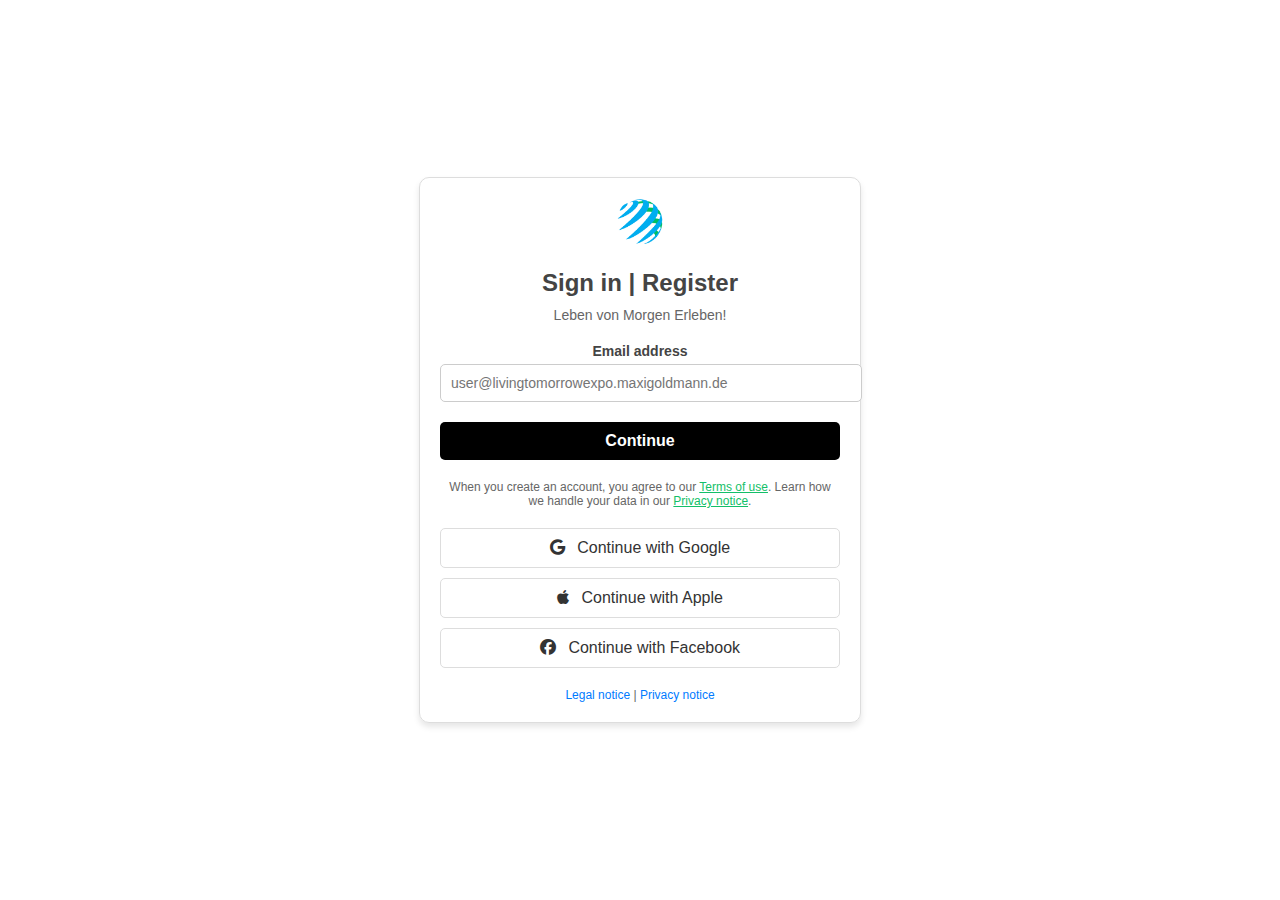
<file: register.html>
<!DOCTYPE html>
<html lang="de">
<head>
    <meta charset="UTF-8">
    <meta name="viewport" content="width=device-width, initial-scale=1.0">
    <meta name="robots" content="noindex, nofollow">
    <title>Registrieren - Living Tomorrow Expo</title>
    <link rel="stylesheet" href="css/style.css">
    <link rel="stylesheet" href="lib/popup/popup.css">
    <script src="lib/popup/popup.js" defer></script>
    <link href="https://cdnjs.cloudflare.com/ajax/libs/font-awesome/6.5.0/css/all.min.css" rel="stylesheet">
    
    <!-- Overwrite + additional css -->
    <style>
        body {
            font-family: Arial, sans-serif;
            background-color: #fff;
            margin: 0;
            padding: 0;
            display: flex;
            justify-content: center;
            align-items: center;
            height: 100vh;
        }

        .register-container {
            max-width: 400px;
            width: 100%;
            padding: 20px;
            text-align: center;
            border: 1px solid #ddd;
            border-radius: 10px;
            box-shadow: 0 4px 6px rgba(0, 0, 0, 0.1);
        }

        .register-container img {
            max-width: 50px;
            margin-bottom: 20px;
        }

        h1 {
            font-size: 24px;
            font-weight: bold;
            margin-bottom: 10px;
        }

        p {
            font-size: 14px;
            color: #666;
            margin-bottom: 20px;
        }

        .form-group {
            margin-bottom: 20px;
        }

        .form-group label {
            display: block;
            font-size: 14px;
            font-weight: bold;
            margin-bottom: 5px;
        }

        .form-group input {
            width: 100%;
            padding: 10px;
            border: 1px solid #ccc;
            border-radius: 5px;
            font-size: 14px;
        }

        .btn {
            width: 100%;
            padding: 10px;
            background-color: #000;
            color: #fff;
            border: none;
            border-radius: 5px;
            font-size: 16px;
            font-weight: bold;
            cursor: pointer;
        }

        .btn:hover {
            background-color: #333;
        }

        .social-buttons {
            margin-top: 20px;
        }

        .social-buttons a {
            display: block;
            margin-bottom: 10px;
            padding: 10px;
            border: 1px solid #ddd;
            border-radius: 5px;
            text-decoration: none;
            color: #333;
            font-size: 16px;
            text-align: center;
        }

        .social-buttons a i {
            margin-right: 8px;
        }

        .footer-links {
            margin-top: 20px;
            font-size: 12px;
            color: #666;
        }

        .footer-links a {
            color: #007bff;
            text-decoration: none;
        }

        .footer-links a:hover {
            text-decoration: underline;
        }
    </style>
    <!-- Overwrite + additional css -->
</head>

<!--==========================
      Author: Maximilian Goldmann
    ============================-->
    
<body>
    <div class="register-container">
        <a href="index.html"><img src="img/logo.png" alt="Living Tomorrow Expo Logo"></a>
        <h1>Sign in | Register</h1>
        <p>Leben von Morgen Erleben!</p>

        <form>
            <div class="form-group">
                <label for="email">Email address</label>
                <input type="email" id="email" name="email" placeholder="user@livingtomorrowexpo.maxigoldmann.de">
            </div>
        </form>
        <button onclick="pujs.popup(title = 'Register fehlgeschlagen!', message = 'Wir arbeiten aktuell an einem Register. Deine Karten können vorort gekauft werden.', buttons = [{ 'text': 'Benachrichtigen', callback: () => { pujs.alert('Du erhälst eine E-Mail bei Fertigstellung.', 'success') } },{ 'text': 'Weitere Informationen', callback: () => { pujs.pullOut('<h1>Dieses Feature wird kommen!</h1><p>Aktuell arbeiten wir noch an unserer Seite. Daher sind sämtliche Features wie das Register noch nicht fertig.</p>') } }]);" type="submit" class="btn" >Continue</button>


        <p style="margin-top: 20px; font-size: 12px;">When you create an account, you agree to our <a href="#">Terms of use</a>. Learn how we handle your data in our <a href="#">Privacy notice</a>.</p>

        <div class="social-buttons">
            <a href="#" class="google"><i class="fab fa-google"></i> Continue with Google</a>
            <a href="#" class="apple"><i class="fab fa-apple"></i> Continue with Apple</a>
            <a href="#" class="facebook"><i class="fab fa-facebook"></i> Continue with Facebook</a>
        </div>

        <div class="footer-links">
            <a href="#">Legal notice</a> | <a href="#">Privacy notice</a>
        </div>
    </div>
</body>
</html>
</file>
<file: css/style.css>
body {
  background: #fff;
  color: #444;
  font-family: "Open Sans", sans-serif;
}

a {
  color: #13bf68;
  transition: 0.5s;
}

a:hover, a:active, a:focus {
  color: #51d8af;
  outline: none;
  text-decoration: none;
}

p {
  padding: 0;
  margin: 0 0 30px 0;
}

h1, h2, h3, h4, h5, h6 {
  font-family: "Montserrat", sans-serif;
  font-weight: 400;
  margin: 0 0 20px 0;
  padding: 0;
}

/* Back to top button */
.back-to-top {
  position: fixed;
  display: none;
  background: #13bf68;
  color: #fff;
  padding: 6px 12px 9px 12px;
  font-size: 16px;
  border-radius: 2px;
  right: 15px;
  bottom: 15px;
  transition: background 0.5s;
}

@media (max-width: 768px) {
  .back-to-top {
    bottom: 15px;
  }
}

.back-to-top:focus {
  background: #13bf68;
  color: #fff;
  outline: none;
}

.back-to-top:hover {
  background: #0c2e8a;
  color: #fff;
}

/*--------------------------------------------------------------
# Top Bar
--------------------------------------------------------------*/
#topbar {
  background: #fff;
  padding: 10px 0;
  border-bottom: 1px solid #eee;
  font-size: 14px;
}

#topbar .contact-info a {
  line-height: 1;
  color: #555;
}

#topbar .contact-info a:hover {
  color: #13bf68;
}

#topbar .contact-info i {
  color: #13bf68;
  padding: 4px;
}

#topbar .contact-info .fa-phone {
  padding-left: 20px;
  margin-left: 20px;
  border-left: 1px solid #e9e9e9;
}

/*--------------------------------------------------------------
# Header
--------------------------------------------------------------*/
#header {
  padding: 20px 0;
  height: 84px;
  transition: all 0.5s;
  z-index: 997;
  background: #fff;
  box-shadow: 0px 6px 9px 0px rgba(0, 0, 0, 0.06);
}

#header #logo h1 {
  font-size: 42px;
  margin: 0;
  padding: 0;
  line-height: 1;
  font-family: "Montserrat", sans-serif;
  font-weight: 700;
}

#header #logo h1 a {
  color: #0c2e8a;
  line-height: 1;
  display: inline-block;
}

#header #logo h1 a span {
  color: #13bf68;
}

#header #logo img {
  padding: 0;
  margin: 0;
}

@media (max-width: 768px) {
  #header {
    padding: 20px 0;
    height: 74px;
  }
  #header #logo h1 {
    font-size: 34px;
  }
  #header #logo img {
    max-height: 40px;
  }
}

/*--------------------------------------------------------------
# Intro Section
--------------------------------------------------------------*/
#intro {
  width: 100%;
  height: 60vh;
  position: relative;
  background: url("../img/intro-carousel/1.jpg") no-repeat;
  background-size: cover;
}

#intro .intro-content {
  position: absolute;
  bottom: 0;
  top: 0;
  left: 0;
  right: 0;
  z-index: 10;
  display: flex;
  justify-content: center;
  align-items: center;
  flex-direction: column;
  text-align: center;
}

#intro .intro-content h2 {
  color: #0c2e8a;
  margin-bottom: 30px;
  font-size: 64px;
  font-weight: 700;
}

#intro .intro-content h2 span {
  color: #13bf68;
  text-decoration: underline;
}

@media (max-width: 767px) {
  #intro .intro-content h2 {
    font-size: 34px;
  }
}

#intro .intro-content .btn-get-started, #intro .intro-content .btn-projects {
  font-family: "Raleway", sans-serif;
  font-size: 15px;
  font-weight: bold;
  letter-spacing: 1px;
  display: inline-block;
  padding: 10px 32px;
  border-radius: 2px;
  transition: 0.5s;
  margin: 10px;
  color: #fff;
}

#intro .intro-content .btn-get-started {
  background: #0c2e8a;
  border: 2px solid #0c2e8a;
}

#intro .intro-content .btn-get-started:hover {
  background: none;
  color: #0c2e8a;
}

#intro .intro-content .btn-projects {
  background: #13bf68;
  border: 2px solid #13bf68;
}

#intro .intro-content .btn-projects:hover {
  background: none;
  color: #13bf68;
}

#intro #intro-carousel {
  z-index: 8;
}

#intro #intro-carousel::before {
  content: '';
  background-color: rgba(255, 255, 255, 0.7);
  position: absolute;
  height: 100%;
  width: 100%;
  top: 0;
  right: 0;
  left: 0;
  bottom: 0;
  z-index: 7;
}

#intro #intro-carousel .item {
  width: 100%;
  height: 60vh;
  background-size: cover;
  background-position: center;
  background-repeat: no-repeat;
  -webkit-transition-property: opacity;
  transition-property: opacity;
}

/*--------------------------------------------------------------
# Navigation Menu
--------------------------------------------------------------*/
/* Nav Menu Essentials */
.nav-menu, .nav-menu * {
  margin: 0;
  padding: 0;
  list-style: none;
}

.nav-menu ul {
  position: absolute;
  display: none;
  top: 100%;
  left: 0;
  z-index: 99;
}

.nav-menu li {
  position: relative;
  white-space: nowrap;
}

.nav-menu > li {
  float: left;
}

.nav-menu li:hover > ul,
.nav-menu li.sfHover > ul {
  display: block;
}

.nav-menu ul ul {
  top: 0;
  left: 100%;
}

.nav-menu ul li {
  min-width: 180px;
}

/* Nav Menu Arrows */
.sf-arrows .sf-with-ul {
  padding-right: 22px;
}

.sf-arrows .sf-with-ul:after {
  content: "\f107";
  position: absolute;
  right: 8px;
  font-family: FontAwesome;
  font-style: normal;
  font-weight: normal;
}

.sf-arrows ul .sf-with-ul:after {
  content: "\f105";
}

/* Nav Meu Container */
#nav-menu-container {
  float: right;
  margin: 0;
}

@media (max-width: 768px) {
  #nav-menu-container {
    display: none;
  }
}

/* Nav Meu Styling */
.nav-menu a {
  padding: 10px 8px;
  text-decoration: none;
  display: inline-block;
  color: #555;
  font-family: "Raleway", sans-serif;
  font-weight: 700;
  font-size: 14px;
  outline: none;
}

.nav-menu li:hover > a, .nav-menu > .menu-active > a {
  color: #13bf68;
}

.nav-menu > li {
  margin-left: 10px;
}

.nav-menu ul {
  margin: 4px 0 0 0;
  padding: 10px;
  box-shadow: 0px 0px 30px rgba(127, 137, 161, 0.25);
  background: #fff;
}

.nav-menu ul li {
  transition: 0.3s;
}

.nav-menu ul li a {
  padding: 10px;
  color: #333;
  transition: 0.3s;
  display: block;
  font-size: 13px;
  text-transform: none;
}

.nav-menu ul li:hover > a {
  color: #13bf68;
}

.nav-menu ul ul {
  margin: 0;
}

/* Mobile Nav Toggle */
#mobile-nav-toggle {
  position: fixed;
  right: 0;
  top: 0;
  z-index: 999;
  margin: 20px 20px 0 0;
  border: 0;
  background: none;
  font-size: 24px;
  display: none;
  transition: all 0.4s;
  outline: none;
  cursor: pointer;
}

#mobile-nav-toggle i {
  color: #555;
}

@media (max-width: 768px) {
  #mobile-nav-toggle {
    display: inline;
  }
}

/* Mobile Nav Styling */
#mobile-nav {
  position: fixed;
  top: 0;
  padding-top: 18px;
  bottom: 0;
  z-index: 998;
  background: rgba(52, 59, 64, 0.9);
  left: -260px;
  width: 260px;
  overflow-y: auto;
  transition: 0.4s;
}

#mobile-nav ul {
  padding: 0;
  margin: 0;
  list-style: none;
}

#mobile-nav ul li {
  position: relative;
}

#mobile-nav ul li a {
  color: #fff;
  font-size: 16px;
  overflow: hidden;
  padding: 10px 22px 10px 15px;
  position: relative;
  text-decoration: none;
  width: 100%;
  display: block;
  outline: none;
}

#mobile-nav ul li a:hover {
  color: #fff;
}

#mobile-nav ul li li {
  padding-left: 30px;
}

#mobile-nav ul .menu-has-children i {
  position: absolute;
  right: 0;
  z-index: 99;
  padding: 15px;
  cursor: pointer;
  color: #fff;
}

#mobile-nav ul .menu-has-children i.fa-chevron-up {
  color: #13bf68;
}

#mobile-nav ul .menu-item-active {
  color: #13bf68;
}

#mobile-body-overly {
  width: 100%;
  height: 100%;
  z-index: 997;
  top: 0;
  left: 0;
  position: fixed;
  background: rgba(52, 59, 64, 0.9);
  display: none;
}

/* Mobile Nav body classes */
body.mobile-nav-active {
  overflow: hidden;
}

body.mobile-nav-active #mobile-nav {
  left: 0;
}

body.mobile-nav-active #mobile-nav-toggle {
  color: #fff;
}

/*--------------------------------------------------------------
# Sections
--------------------------------------------------------------*/
/* Sections Header
--------------------------------*/
.section-header {
  margin-bottom: 30px;
}

.section-header h2 {
  font-size: 32px;
  color: #0c2e8a;
  text-transform: uppercase;
  font-weight: 700;
  position: relative;
  padding-bottom: 20px;
}

.section-header h2::before {
  content: '';
  position: absolute;
  display: block;
  width: 50px;
  height: 3px;
  background: #13bf68;
  bottom: 0;
  left: 0;
}

.section-header p {
  padding: 0;
  margin: 0;
}

/* About Section
--------------------------------*/
#about {
  padding: 60px 0 30px 0;
}

#about .about-img {
  overflow: hidden;
}

#about .about-img img {
  margin-left: -15px;
  max-width: 100%;
}

@media (max-width: 768px) {
  #about .about-img {
    height: auto;
  }
  #about .about-img img {
    margin-left: 0;
    padding-bottom: 30px;
  }
}

#about .content h2 {
  color: #0c2e8a;
  font-weight: 700;
  font-size: 36px;
  font-family: "Raleway", sans-serif;
}

#about .content h3 {
  color: #555;
  font-weight: 300;
  font-size: 18px;
  line-height: 26px;
  font-style: italic;
}

#about .content p {
  line-height: 26px;
}

#about .content p:last-child {
  margin-bottom: 0;
}

#about .content i {
  font-size: 20px;
  padding-right: 4px;
  color: #13bf68;
}

#about .content ul {
  list-style: none;
  padding: 0;
}

#about .content ul li {
  padding-bottom: 10px;
}

/* Services Section
--------------------------------*/
#services {
  padding: 30px 0 0 0;
}

#services .box {
  padding: 40px;
  margin-bottom: 40px;
  box-shadow: 10px 10px 15px rgba(73, 78, 92, 0.1);
  background: #fff;
  transition: 0.4s;
}

#services .box:hover {
  box-shadow: 0px 0px 30px rgba(73, 78, 92, 0.15);
  transform: translateY(-10px);
  -webkit-transform: translateY(-10px);
  -moz-transform: translateY(-10px);
}

#services .box .icon {
  float: left;
}

#services .box .icon i {
  color: #444;
  font-size: 64px;
  transition: 0.5s;
  line-height: 0;
  margin-top: 34px;
}

#services .box .icon i:before {
  background: #0c2e8a;
  background: linear-gradient(45deg, #13bf68 0%, #a3ebd5 100%);
  background-clip: border-box;
  -webkit-background-clip: text;
  -webkit-text-fill-color: transparent;
}

#services .box h4 {
  margin-left: 100px;
  font-weight: 700;
  margin-bottom: 15px;
  font-size: 22px;
}

#services .box h4 a {
  color: #444;
}

#services .box p {
  font-size: 14px;
  margin-left: 100px;
  margin-bottom: 0;
  line-height: 24px;
}

@media (max-width: 767px) {
  #services .box .box {
    margin-bottom: 20px;
  }
  #services .box .icon {
    float: none;
    text-align: center;
    padding-bottom: 15px;
  }
  #services .box h4, #services .box p {
    margin-left: 0;
    text-align: center;
  }
}

/* Partner Section
--------------------------------*/
#clients {
  padding: 30px 0;
}

#clients img {
  max-width: 100%;
  opacity: 0.5;
  transition: 0.3s;
  padding: 15px 0;
}

#clients img:hover {
  opacity: 1;
}

#clients .owl-nav, #clients .owl-dots {
  margin-top: 5px;
  text-align: center;
}

#clients .owl-dot {
  display: inline-block;
  margin: 0 5px;
  width: 12px;
  height: 12px;
  border-radius: 50%;
  background-color: #ddd;
}

#clients .owl-dot.active {
  background-color: #13bf68;
}

/* Our Portfolio Section
--------------------------------*/
#portfolio {
  background: #fff;
  padding: 30px 0;
}

#portfolio .portfolio-overlay {
  position: absolute;
  top: 0;
  right: 0;
  bottom: 0;
  left: 0;
  width: 100%;
  height: 100%;
  opacity: 1;
  -webkit-transition: all ease-in-out 0.4s;
  transition: all ease-in-out 0.4s;
}

#portfolio .portfolio-item {
  overflow: hidden;
  position: relative;
  padding: 0;
  vertical-align: middle;
  text-align: center;
}

#portfolio .portfolio-item h2 {
  color: #ffffff;
  font-size: 24px;
  margin: 0;
  text-transform: capitalize;
  font-weight: 700;
}

#portfolio .portfolio-item img {
  -webkit-transition: all ease-in-out 0.4s;
  transition: all ease-in-out 0.4s;
  width: 100%;
}

#portfolio .portfolio-item:hover img {
  -webkit-transform: scale(1.1);
  transform: scale(1.1);
}

#portfolio .portfolio-item:hover .portfolio-overlay {
  opacity: 1;
  background: rgba(0, 0, 0, 0.7);
}

#portfolio .portfolio-info {
  position: absolute;
  top: 50%;
  left: 50%;
  -webkit-transform: translate(-50%, -50%);
  transform: translate(-50%, -50%);
}

/* Testimonials Section
--------------------------------*/
#testimonials {
  padding: 30px 0;
}

#testimonials .testimonial-item {
  box-sizing: content-box;
  padding: 30px 30px 0 30px;
  margin: 30px 15px;
  text-align: center;
  min-height: 350px;
  box-shadow: 0px 2px 12px rgba(0, 0, 0, 0.08);
}

@media (max-width: 767px) {
  #testimonials .testimonial-item {
    margin: 30px 10px;
  }
}

#testimonials .testimonial-item .testimonial-img {
  width: 90px;
  border-radius: 50%;
  border: 4px solid #fff;
  margin: 0 auto;
}

#testimonials .testimonial-item h3 {
  font-size: 18px;
  font-weight: bold;
  margin: 10px 0 5px 0;
  color: #111;
}

#testimonials .testimonial-item h4 {
  font-size: 14px;
  color: #999;
  margin: 0;
}

#testimonials .testimonial-item .quote-sign-left {
  margin-top: -15px;
  padding-right: 10px;
  display: inline-block;
  width: 37px;
}

#testimonials .testimonial-item .quote-sign-right {
  margin-bottom: -15px;
  padding-left: 10px;
  display: inline-block;
  max-width: 100%;
  width: 37px;
}

#testimonials .testimonial-item p {
  font-style: italic;
  margin: 0 auto 15px auto;
}

#testimonials .owl-nav, #testimonials .owl-dots {
  margin-top: 5px;
  text-align: center;
}

#testimonials .owl-dot {
  display: inline-block;
  margin: 0 5px;
  width: 12px;
  height: 12px;
  border-radius: 50%;
  background-color: #ddd;
}

#testimonials .owl-dot.active {
  background-color: #13bf68;
}

/* Call To Action Section
--------------------------------*/
#call-to-action {
  background: #081e5b;
  background-size: cover;
  padding: 40px 0;
}

#call-to-action .cta-title {
  color: #fff;
  font-size: 28px;
  font-weight: 700;
}

#call-to-action .cta-text {
  color: #fff;
}

@media (min-width: 769px) {
  #call-to-action .cta-btn-container {
    display: flex;
    align-items: center;
    justify-content: flex-end;
  }
}

#call-to-action .cta-btn {
  font-family: "Montserrat", sans-serif;
  font-weight: 700;
  font-size: 16px;
  letter-spacing: 1px;
  display: inline-block;
  padding: 8px 26px;
  border-radius: 3px;
  transition: 0.5s;
  margin: 10px;
  border: 3px solid #fff;
  color: #fff;
}

#call-to-action .cta-btn:hover {
  background: #13bf68;
  border: 3px solid #13bf68;
}

/* Our Team Section
--------------------------------*/
#team {
  background: #fff;
  padding: 30px 0 0 0;
}

#team .member {
  text-align: center;
  margin-bottom: 20px;
}

#team .member .pic {
  overflow: hidden;
  text-align: center;
}

#team .member .pic img {
  max-width: 100%;
}

#team .member .details {
  background: #13bf68;
  color: #fff;
  padding: 15px;
  border-radius: 0 0 3px 3px;
}

#team .member h4 {
  font-weight: 700;
  margin-bottom: 2px;
  font-size: 18px;
}

#team .member span {
  font-style: italic;
  display: block;
  font-size: 13px;
}

#team .member .social {
  margin-top: 5px;
}

#team .member .social a {
  color: #fff;
}

#team .member .social i {
  font-size: 16px;
  margin: 0 2px;
}

/* Contact Section
--------------------------------*/
#contact {
  padding: 30px 0;
}

#contact .contact-info {
  margin-bottom: 20px;
  text-align: center;
}

#contact .contact-info i {
  font-size: 48px;
  display: inline-block;
  margin-bottom: 10px;
  color: #13bf68;
}

#contact .contact-info address, #contact .contact-info p {
  margin-bottom: 0;
  color: #000;
}

#contact .contact-info h3 {
  font-size: 18px;
  margin-bottom: 15px;
  font-weight: bold;
  text-transform: uppercase;
  color: #999;
}

#contact .contact-info a {
  color: #000;
}

#contact .contact-info a:hover {
  color: #13bf68;
}

#contact .contact-address, #contact .contact-phone, #contact .contact-email {
  margin-bottom: 20px;
}

@media (min-width: 768px) {
  #contact .contact-address, #contact .contact-phone, #contact .contact-email {
    padding: 20px 0;
  }
}

@media (min-width: 768px) {
  #contact .contact-phone {
    border-left: 1px solid #ddd;
    border-right: 1px solid #ddd;
  }
}

#contact #google-map {
  height: 290px;
  margin-bottom: 20px;
}

@media (max-width: 576px) {
  #contact #google-map {
    margin-top: 20px;
  }
}

#contact .form #sendmessage {
  color: #13bf68;
  border: 1px solid #13bf68;
  display: none;
  text-align: center;
  padding: 15px;
  font-weight: 600;
  margin-bottom: 15px;
}

#contact .form #errormessage {
  color: red;
  display: none;
  border: 1px solid red;
  text-align: center;
  padding: 15px;
  font-weight: 600;
  margin-bottom: 15px;
}

#contact .form #sendmessage.show, #contact .form #errormessage.show, #contact .form .show {
  display: block;
}

#contact .form .validation {
  color: red;
  display: none;
  margin: 0 0 20px;
  font-weight: 400;
  font-size: 13px;
}

#contact .form input, #contact .form textarea {
  padding: 10px 14px;
  border-radius: 0;
  box-shadow: none;
  font-size: 15px;
}

#contact .form button[type="submit"] {
  background: #13bf68;
  border: 0;
  border-radius: 3px;
  padding: 10px 30px;
  color: #fff;
  transition: 0.4s;
  cursor: pointer;
}

#contact .form button[type="submit"]:hover {
  background: #2dc899;
}

/*--------------------------------------------------------------
# Footer
--------------------------------------------------------------*/
#footer {
  background: #f2f5f8;
  padding: 0 0 30px 0;
  font-size: 14px;
}

#footer .copyright {
  text-align: center;
  padding-top: 30px;
}

#footer .credits {
  text-align: center;
  font-size: 13px;
  color: #555;
}

#footer .credits a {
  color: #0c2e8a;
}
</file>
<file: lib/popup/popup.css>
:root {
    --pujs-popup-background-dark: rgba(46, 46, 46, 0.989);
    --pujs-popup-background-light: rgba(255, 255, 255, 0.989);
    --pujs-popup-text-color-dark: white;
    --pujs-popup-text-color-light: black;
    --editor-text-light: #000;
    --editor-text-dark: #fff;
    --editor-bg-focus-light: #ffffff6b;
    --editor-bg-focus-dark: #4242426b;
    --editor-border-light: #bcbcbc4b;
    --editor-border-dark: #ffffff2e;
    --background-color-popover-light: rgb(237, 237, 237);
    --background-color-popover-dark: rgba(49, 49, 49, 0.75);
    --contrast-light: #fff;
    --contrast-dark: #000;
    --border-light: rgba(60, 60, 67, 0.29);
    --border-dark: rgba(235, 235, 245, 0.25);
    --placeholder-light: rgba(60, 60, 67, 0.29);
    --placeholder-dark: rgba(235, 235, 245, 0.3);
    --separator-light: rgba(128, 128, 128, 0.55);
    --separator-dark: rgba(141, 141, 145, 0.65);
    --vibrant-secondary-light: #3D3D3D;
    --vibrant-secondary-dark: #9e9e9e;
    --gray2-light: #AEAEB2;
    --gray2-dark: #636366aa;

    --pujs-popup-background: var(--pujs-popup-background-light);
    --pujs-popup-text-color: var(--pujs-popup-text-color-light);
    --editor-text: var(--editor-text-light);
    --editor-bg-focus: var(--editor-bg-focus-light);
    --editor-border: var(--editor-border-light);
    --background-color-popover: var(--background-color-popover-light);
    --contrast: var(--contrast-light);
    --border: var(--border-light);
    --placeholder: var(--placeholder-light);
    --separator: var(--separator-light);
    --vibrant-secondary: var(--vibrant-secondary-light);
    --gray2: var(--gray2-light);

    --pu-blue: #007AFF;
    --pu-blue-dark: #0A84FF;
    --pu-red: #FF3B30;
    --pu-red-dark: #FF453A;
    --pu-green: #34C759;
    --pu-green-dark: #30D158;
    --pu-yellow: #FFCC00;
    --pu-yellow-dark: #FFD60A;


    --pu-smooth-ease: cubic-bezier(0.22, 1, 0.36, 1);
}

@media (prefers-color-scheme: dark) {
    :root {
        --pujs-popup-background: var(--pujs-popup-background-dark);
        --pujs-popup-text-color: var(--pujs-popup-text-color-dark);
        --editor-text: var(--editor-text-dark);
        --editor-bg-focus: var(--editor-bg-focus-dark);
        --editor-border: var(--editor-border-dark);
        --background-color-popover: var(--background-color-popover-dark);
        --contrast: var(--contrast-dark);
        --border: var(--border-dark);
        --placeholder: var(--placeholder-dark);
        --separator: var(--separator-dark);
        --vibrant-secondary: var(--vibrant-secondary-dark);
        --gray2: var(--gray2-dark);

        --pu-blue: var(--pu-blue-dark);
        --pu-red: var(--pu-red-dark);
        --pu-green: var(--pu-green-dark);
        --pu-yellow: var(--pu-yellow-dark);
    }
}

@keyframes blur {
    0% {
        backdrop-filter: blur(25px);
    }

    100% {
        backdrop-filter: blur(25px);
    }
}

.pujs-poAlert {
    position: fixed;
    z-index: 998;
    color: var(--pujs-popup-text-color);
    background: var(--pujs-popup-background);
    bottom: 0;
    left: 0;
    right: 0;
    height: calc(90% - 3rem);
    border-radius: 27px 27px 0 0;
    padding: 2rem;
    display: flex;
    flex-direction: column;
    justify-content: center;
    align-items: center;
    animation: pujsPoAlertSlideIn 1s forwards var(--pu-smooth-ease);
    box-shadow: 0px 0px 10px 3px rgba(0, 0, 0, 0.05);

    &,
    * {
        font-family: system-ui, -apple-system, BlinkMacSystemFont, 'Segoe UI', Roboto, Oxygen, Ubuntu, Cantarell, 'Open Sans', 'Helvetica Neue', sans-serif;
    }

    &.narrowed::before {
        content: '';
        position: fixed;
        --height: 10px;
        top: calc(10% - 2rem + var(--height) / 1.5);
        left: 5%;
        right: 5%;
        height: var(--height);
        background: var(--pujs-popup-narrowed-background);
        border-radius: 7px 7px 0 0;
    }

    &.dragging {
        user-select: none;
        -webkit-user-select: none;
    }
}

.pujs-poAlert>.pujs-poAlert-closeButton {
    padding: 0;
    margin: none;
    position: absolute;
    top: 1rem;
    left: 1rem;
    cursor: pointer;
    font-size: 1.5rem;
    border: none;
    outline: none;
    background: var(--gray2);
    transition: .3s;
    --size: 1.7rem;
    height: var(--size);
    width: var(--size);

    border-radius: 50%;

    opacity: .5;

    &,
    * {
        display: flex;
        justify-content: center;
        align-items: center;
    }

    svg>* {
        stroke: var(--pujs-popup-text-color);
    }
}

.pujs-poAlert>.pujs-poAlert-dragHandle {
    position: absolute;
    top: 1.5rem;
    left: 50%;
    transform: translateX(-50%);
    height: 5pt;
    width: 40%;
    max-width: 200px;
    border-radius: 5rem;
    background: var(--gray2);
    cursor: pointer;
    transition: .3s;

    &:hover {
        opacity: .85;
    }

    &:active {
        transform: translateY(1px) translateX(-50%) scale(.99);
    }
}

@keyframes pujsPoAlertSlideIn {
    from {
        transform: translateY(60%);
        opacity: 0;
    }

    to {
        transform: translateY(0);
        opacity: 1;
    }
}

@keyframes pujsPoAlertSlideOut {
    from {
        transform: translateY(0);
        opacity: 1;
    }

    to {
        transform: translateY(60%);
        opacity: 0;
        pointer-events: none;
    }
}

@keyframes pujsPoAlertSlideInShrink {
    from {
        transform: translateY(60%) scale(1.06);
        opacity: 0;
    }

    to {
        transform: translateY(0);
        opacity: 1;
    }
}

@keyframes pujsPoAlertSlideOutShrink {
    from {
        transform: translateY(0) scale(1.06);
        opacity: 1;
    }

    to {
        transform: translateY(60%);
        opacity: 0;
        pointer-events: none;
    }
}

.pujs-alert {
    user-select: none;
    position: fixed;
    bottom: 5em;
    left: 50%;
    transform: translateX(-50%) translateZ(0);
    padding: .5rem 2rem;
    border-radius: 7px;
    background-color: var(--editor-bg-focus);
    color: var(--editor-text);
    font-size: .9rem;
    display: flex;
    gap: .5rem;
    align-items: center;
    backdrop-filter: blur(7px) saturate(180%);
    -webkit-backdrop-filter: blur(7px) saturate(180%);
    justify-content: center;
    z-index: 1000;
    opacity: 0;
    transition: .3s;
    width: max-content;
    pointer-events: none;
    border: 1px solid var(--editor-border);

    &,
    * {
        font-family: 'SF Pro Display', system-ui, -apple-system, BlinkMacSystemFont, 'Segoe UI', Roboto, Oxygen, Ubuntu, Cantarell, 'Open Sans', 'Helvetica Neue', sans-serif;
    }

    &.show {
        opacity: 1;
    }

    --color: var(--editor-text);

    .color-red * {
        --color: #ff0000;
    }

    .color-red>svg {
        padding: 0px;
        height: calc(1.3em + 5px);
        width: calc(1.3em + 5px);
    }

    .bg-green>svg {
        background-color: #00ff0081;
        --color: black;
    }


    .stroke * {
        stroke: var(--color);
    }

    .fill * {
        fill: var(--color);
    }

    svg {
        transform: translateY(2px);
        margin-right: 5px;
        min-height: 1.3em;
        min-width: 1.3em;
        padding: 3px;
        border-radius: 50%;
    }
}

.puJS-fullscreen-cover {
    position: fixed;
    z-index: 999;
    top: 0;
    left: 0;
    right: 0;
    bottom: 0;
    backdrop-filter: brightness(.8);
    -webkit-backdrop-filter: brightness(.8);
    display: flex;
    justify-content: center;
    align-items: center;
    transition: .5s;
    opacity: 0;
    pointer-events: none;
}

dialog.puJS-popup {
    background: transparent;
    border: none;
}

dialog.puJS-popup:-internal-dialog-in-top-layer::backdrop {
    background: transparent;
    backdrop-filter: brightness(.8);
    -webkit-backdrop-filter: brightness(.8);
    animation: pu-backdrop-blur .5s;
    transition: .5s;
}

dialog.puJS-popup.closed:-internal-dialog-in-top-layer::backdrop {
    backdrop-filter: brightness(1);
    -webkit-backdrop-filter: brightness(1);
    transition: .5s;
}

@keyframes pu-backdrop-blur {
    0% {
        backdrop-filter: brightness(1);
        -webkit-backdrop-filter: brightness(1);
    }

    100% {
        backdrop-filter: brightness(.8);
        -webkit-backdrop-filter: brightness(.8);
    }
}

.puJS-popup {
    transition: 0.2s;
}

.puJS-popup-ended {
    opacity: 0;
}

.puJS-popup-container {
    --border-radius: 17px;
    --max-width: 320px;
    --title-size: 1.2rem;
    --text-size: 1rem;
    --input-size: 1.15rem;
    --btn-padding: .8rem;
    --input-padding: 3px 8px;
    --inp-border-radius: 7px;

    background: var(--background-color-popover);
    color: var(--editor-text);

    backdrop-filter: blur(25px);
    -webkit-backdrop-filter: blur(25px);

    border-radius: var(--border-radius);

    transition: opacity 0.2s;
    position: fixed;
    z-index: 1000;
    top: 50%;
    left: 50%;
    transform: translate(-50%, -50%);
    animation: pujsPopupIn .6s forwards var(--pu-smooth-ease);

    display: flex;
    justify-content: center;
    align-items: center;
    flex-direction: column;
    gap: 2px;

    width: 80%;

    max-width: var(--max-width);

    &,
    * {
        font-family: 'SF Pro Display', system-ui, -apple-system, BlinkMacSystemFont, 'Segoe UI', Roboto, Oxygen, Ubuntu, Cantarell, 'Open Sans', 'Helvetica Neue', sans-serif;
    }

    .padding {
        display: flex;
        flex-direction: column;
        justify-content: center;
        align-items: center;
        padding: 0 2rem;
        margin-top: 18px;
        margin-bottom: 11px;
        text-align: center;

        .title {
            font-size: var(--title-size);
            font-weight: 600;
            line-height: 2rem;
        }

        .message {
            font-size: var(--text-size);
            font-weight: 500;
            margin-bottom: 7px;
        }

        .input {
            margin-top: 7px;
            outline: none;
            border: 1px solid var(--border);
            font-size: var(--input-size);
            background: var(--contrast);
            border-radius: var(--inp-border-radius);
            color: var(--editor-text);
            padding: var(--input-padding);
            width: calc(100% - 24px);
        }

        .input::placeholder {
            color: var(--placeholder);
        }
    }

    .buttons {
        width: 100%;
    }

    button {
        all: initial;
        font-family: 'SF Pro Display', system-ui, -apple-system, BlinkMacSystemFont, 'Segoe UI', Roboto, Oxygen, Ubuntu, Cantarell, 'Open Sans', 'Helvetica Neue', sans-serif;
        user-select: none;
        -webkit-user-select: none;
        -moz-user-select: none;
        color: var(--pu-blue);
        display: flex;
        justify-content: center;
        cursor: pointer;
        align-items: center;
        background: transparent;
        border: none;
        border-radius: 0;
        outline: none;
        font-size: var(--title-size);
        margin: 0;
        padding-top: var(--btn-padding);
        padding-bottom: var(--btn-padding);
        border-top: .33px solid var(--separator);
        width: 100%;
        transition: .15s;
    }

    button:active {
        backdrop-filter: brightness(.9);
        -webkit-backdrop-filter: brightness(.9);
    }

    .button-container {
        display: flex;
        justify-content: center;
        align-items: center;
        flex-direction: row-reverse;

        button {
            width: 50%;
        }

        .emphasized {
            border-left: .33px solid var(--separator);
        }
    }

    .emphasized {
        font-weight: 600;
    }
}

@keyframes pujsPopupIn {
    0% {
        transform: translate(-50%, -50%) scale(1.2);
        opacity: 0;
    }

    30% {
        opacity: 0;
    }

    100% {
        transform: translate(-50%, -50%) scale(1);
        opacity: 1;
    }
}

@media (prefers-color-scheme: dark) {
    .puJS-fullscreen-cover {
        backdrop-filter: brightness(.5);
        -webkit-backdrop-filter: brightness(.5);
    }

    .puJS-popup-container {
        button:active {
            backdrop-filter: brightness(1.95);
            -webkit-backdrop-filter: brightness(1.95);
        }
    }
}

@media (max-width: 450px) {
    .pujs-poAlert {
        border-radius: 14px 14px 0 0;
    }

    .puJS-popup-container {
        --border-radius: 14px;
        --max-width: 270px;
        --title-size: 17px;
        --text-size: 13px;
        --input-size: 17px;
        --btn-padding: 11px;
        --input-padding: 2px 6px;
        --inp-border-radius: 5px;
    }

    .puJS-lasting-banner {
        flex-direction: column;
        padding-bottom: 2rem !important;
    }
}

.puJS-lasting-banner {
    position: fixed;
    z-index: 999;
    bottom: 0;
    left: 0;
    right: 0;
    padding: 1rem;
    display: flex;
    justify-content: center;
    align-items: center;
    gap: 1rem;
    border-radius: 11px 11px 0 0;
    box-shadow: 0px 0px 10px 3px rgba(0, 0, 0, 0.05);
    animation: pujsPoAlertSlideIn .7s var(--pu-smooth-ease);

    &,
    * {
        font-family: system-ui, -apple-system, BlinkMacSystemFont, 'Segoe UI', Roboto, Oxygen, Ubuntu, Cantarell, 'Open Sans', 'Helvetica Neue, sans-serif';
    }

    .buttons>button {
        outline: none;
        border: none;
        cursor: pointer;
    }
}

.pujs-button-black-and-white {
    background: black !important;
    color: white !important;
    border: 1px solid white !important;
}

@keyframes pujsBannerSlideOut {
    from {
        transform: translateY(0);
        opacity: 1;
    }

    to {
        transform: translateY(60%);
        opacity: 0;
    }
}

.puJS-action-sheet {
    position: fixed;
    z-index: 1000;
    bottom: .5rem;
    right: 0;
    padding: 1.1rem;
    max-width: 500px;
    width: 90%;
    left: 50%;
    transform: translateX(-50%);
}

@keyframes pujsActionSheetSlideIn {
    from {
        transform: translateY(200px);
        opacity: 0;
        backdrop-filter: blur(25px);
    }

    to {
        transform: translateY(0);
        opacity: 1;
        backdrop-filter: blur(25px);
    }
}

@keyframes pujsActionSheetSlideOutOuter {
    from {
        transform: translateY(0) translateX(-50%);
        opacity: 1;
    }

    to {
        transform: translateY(200px) translateX(-50%);
        opacity: 0;
    }
}

.puJS-action-sheet>.first-part {
    background: var(--background-color-popover);
    color: var(--editor-text);
    border-radius: 14px;

    backdrop-filter: blur(25px);
    -webkit-backdrop-filter: blur(25px);

    display: flex;
    flex-direction: column;
    padding: 0;

    text-align: center;

    animation: pujsActionSheetSlideIn .7s forwards var(--pu-smooth-ease);
    margin-bottom: 1.1rem;
}

.puJS-action-sheet>.first-part>.title {
    user-select: none;
    margin-top: 14pt;
    font-size: .9rem;
    font-weight: 600;
    color: var(--vibrant-secondary);
}

.puJS-action-sheet>.first-part>.message {
    user-select: none;
    margin-top: 3pt;
    margin-bottom: 14pt;
    font-size: .8rem;
    font-weight: 500;
    color: var(--vibrant-secondary);
}

.puJS-action-sheet>.first-part>.buttons {
    display: flex;
    justify-content: center;
    align-items: center;
    flex-direction: column;
    padding: 0;
}

.puJS-action-sheet>.first-part>.buttons>button {
    display: flex;
    justify-content: center;
    align-items: center;
    cursor: pointer;
    background: transparent;
    border: none;
    outline: none;
    border-top: 1pt solid var(--border);

    padding: 1rem 0;

    font-size: 1.1rem;

    color: var(--pu-blue);

    width: 100%;

    &.pujs-button-disabled {
        color: var(--gray2);
        cursor: default;
    }

    &.pujs-button-destructive {
        color: var(--pu-red);
    }
}

.puJS-action-sheet>button.cancel {
    background: var(--background-color-popover);
    color: var(--editor-text);
    border-radius: 14px;

    font-weight: 600;

    backdrop-filter: blur(25px);
    -webkit-backdrop-filter: blur(25px);

    display: flex;
    justify-content: center;
    align-items: center;
    cursor: pointer;
    border: none;
    outline: none;
    padding: 1rem 0;
    font-size: 1.1rem;
    color: var(--pu-blue);
    width: 100%;

    animation: pujsActionSheetSlideIn .75s forwards var(--pu-smooth-ease);
}
</file>
